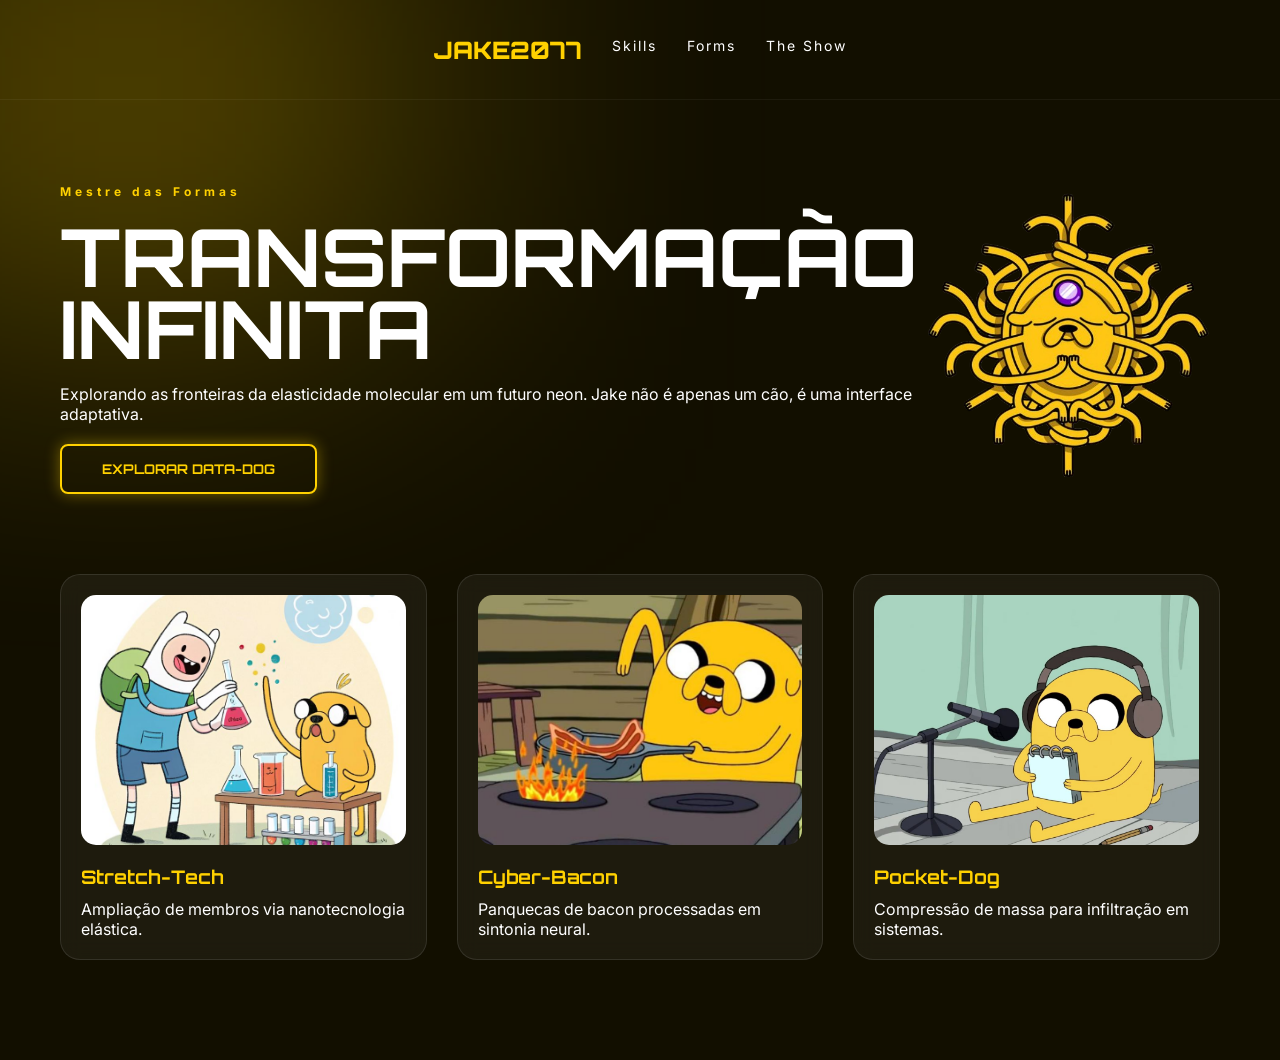
<file: index.html>
<!DOCTYPE html>
<html lang="pt-br">
<head>
    <meta charset="UTF-8">
    <meta name="viewport" content="width=device-width, initial-scale=1.0">
    <meta name="author" content="Iago da Silva Cruz">
    <title>Jake the Dog | Cyber-OOO Edition</title>
    <link href="https://fonts.googleapis.com/css2?family=Orbitron:wght@400;900&family=Inter:wght@300;600&display=swap" rel="stylesheet">
    <link rel="stylesheet" href="./css/style.css">
</head>
<body>

    <div class="glow-bg"></div>

    <header>
        <nav class="container">
            <ul>
                <div class="logo">JAKE<span>2077</span></div>
                <li><a href="#">Skills</a></li>
                <li><a href="#">Forms</a></li>
                <li><a href="#">The Show</a></li>
            </ul>
        </nav>
    </header>

    <main class="container">
        <section class="hero">
            <div class="hero-content">
                <span class="tag">Mestre das Formas</span>
                <h1>TRANSFORMAÇÃO <br> <span class="glitch">INFINITA</span></h1>
                <p>Explorando as fronteiras da elasticidade molecular em um futuro neon. Jake não é apenas um cão, é uma interface adaptativa.</p>
                <br>
                <button class="btn-neon">EXPLORAR DATA-DOG</button>
            </div>
            <div class="hero-main-img">
                <img src="img/jackprincipal1.png" alt="Jake Futuristic" class="floating">
            </div>
        </section>

        <section class="grid-cards">
            <div class="card">
                <div class="card-img">
                    <img src="img/skill1.png" alt="Skill 1">
                </div>
                <div class="card-info">
                    <h3>Stretch-Tech</h3>
                    <p>Ampliação de membros via nanotecnologia elástica.</p>
                </div>
            </div>

            <div class="card">
                <div class="card-img">
                    <img src="img/skill2.png" alt="Skill 2">
                </div>
                <div class="card-info">
                    <h3>Cyber-Bacon</h3>
                    <p>Panquecas de bacon processadas em sintonia neural.</p>
                </div>
            </div>

            <div class="card">
                <div class="card-img">
                    <img src="img/skill3.png" alt="Skill 3">
                </div>
                <div class="card-info">
                    <h3>Pocket-Dog</h3>
                    <p>Compressão de massa para infiltração em sistemas.</p>
                </div>
            </div>
        </section>
    </main>

</body>
</html>
</file>
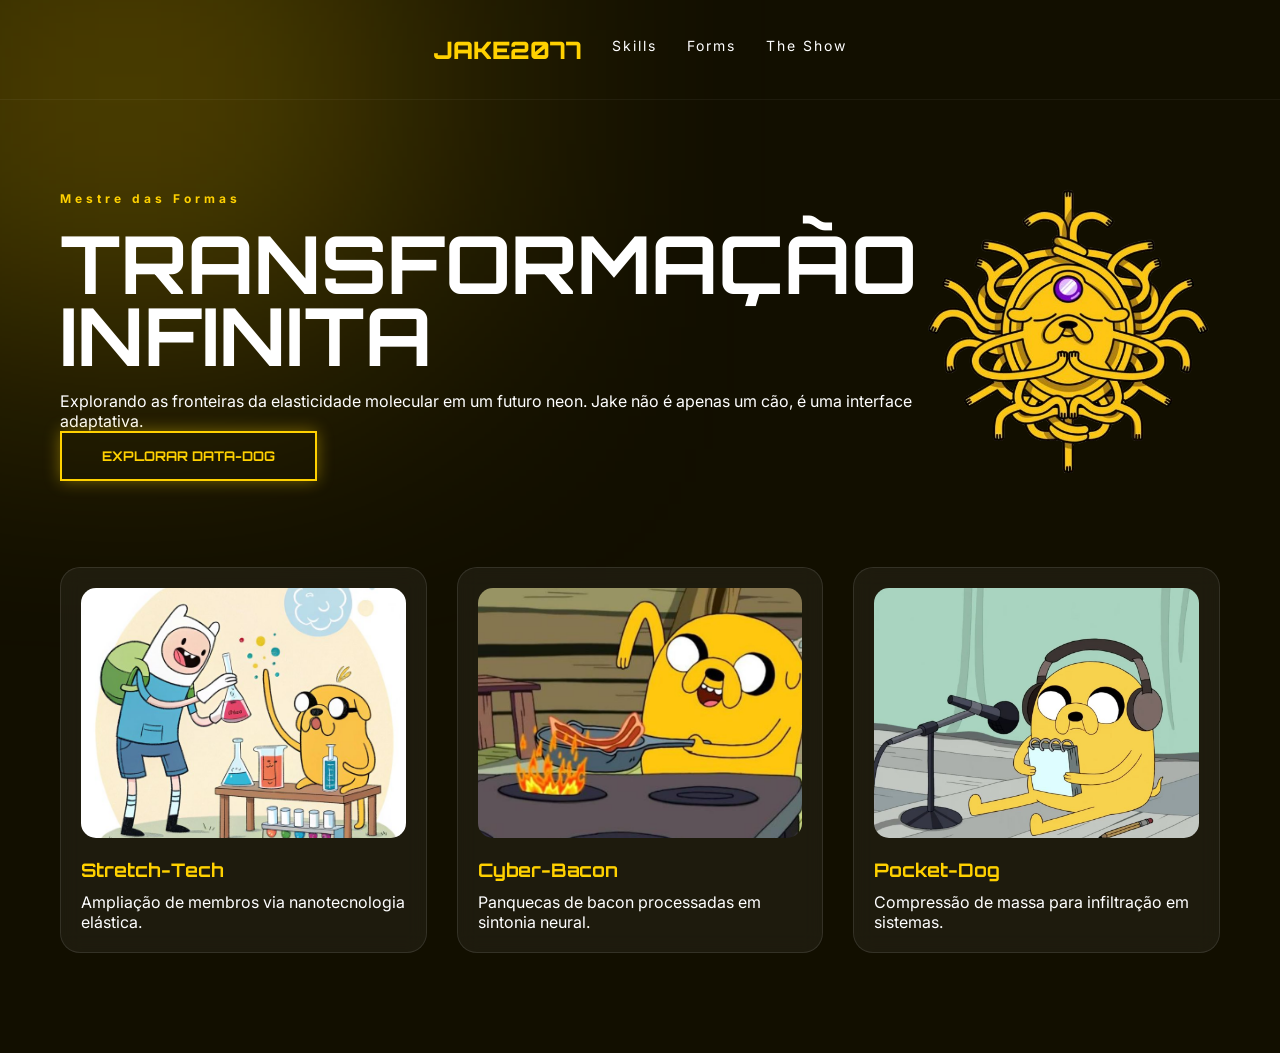
<file: Jack LandingPage/index.html>
<!DOCTYPE html>
<html lang="pt-br">
<head>
    <meta charset="UTF-8">
    <meta name="viewport" content="width=device-width, initial-scale=1.0">
    <meta name="author" content="Iago da Silva Cruz">
    <title>Jake the Dog | Cyber-OOO Edition</title>
    <link href="https://fonts.googleapis.com/css2?family=Orbitron:wght@400;900&family=Inter:wght@300;600&display=swap" rel="stylesheet">
    <link rel="stylesheet" href="./css/style.css">
</head>
<body>

    <div class="glow-bg"></div>

    <header>
        <nav class="container">
            <ul>
                <div class="logo">JAKE<span>2077</span></div>
                <li><a href="#">Skills</a></li>
                <li><a href="#">Forms</a></li>
                <li><a href="#">The Show</a></li>
            </ul>
        </nav>
    </header>

    <main class="container">
        <section class="hero">
            <div class="hero-content">
                <span class="tag">Mestre das Formas</span>
                <h1>TRANSFORMAÇÃO <br> <span class="glitch">INFINITA</span></h1>
                <p>Explorando as fronteiras da elasticidade molecular em um futuro neon. Jake não é apenas um cão, é uma interface adaptativa.</p>
                <button class="btn-neon">EXPLORAR DATA-DOG</button>
            </div>
            <div class="hero-main-img">
                <img src="img/jackprincipal1.png" alt="Jake Futuristic" class="floating">
            </div>
        </section>

        <section class="grid-cards">
            <div class="card">
                <div class="card-img">
                    <img src="img/skill1.png" alt="Skill 1">
                </div>
                <div class="card-info">
                    <h3>Stretch-Tech</h3>
                    <p>Ampliação de membros via nanotecnologia elástica.</p>
                </div>
            </div>

            <div class="card">
                <div class="card-img">
                    <img src="img/skill2.png" alt="Skill 2">
                </div>
                <div class="card-info">
                    <h3>Cyber-Bacon</h3>
                    <p>Panquecas de bacon processadas em sintonia neural.</p>
                </div>
            </div>

            <div class="card">
                <div class="card-img">
                    <img src="img/skill3.png" alt="Skill 3">
                </div>
                <div class="card-info">
                    <h3>Pocket-Dog</h3>
                    <p>Compressão de massa para infiltração em sistemas.</p>
                </div>
            </div>
        </section>
    </main>

</body>
</html>
</file>
<file: css/style.css>
:root {
    --jake-yellow: #FFD100;
    --jake-dark: #120F00;
    --neon-glow: rgba(255, 209, 0, 0.4);
    --glass: rgba(255, 255, 255, 0.05);
}

* { margin: 0; padding: 0; box-sizing: border-box; }

body {
    background-color: var(--jake-dark);
    color: white;
    font-family: 'Inter', sans-serif;
    overflow-x: hidden;
}

.container {
    max-width: 1200px;
    margin: 0 auto;
    padding: 0 20px;
}

/* Background Glow */
.glow-bg {
    position: fixed;
    top: -10%; left: -10%;
    width: 40%; height: 40%;
    background: var(--neon-glow);
    filter: blur(150px);
    z-index: -1;
}

header {
    height: 100px;
    display: flex;
    align-items: center;
    border-bottom: 1px solid var(--glass);
    justify-content: center; /* Centraliza o conjunto todo no meio da tela */
    gap: 50px;              /* Espaço entre o Logo e o Menu */
}

.flex-nav { display: flex; justify-content: space-between; align-items: center; }

.logo {
    font-family: 'Orbitron', sans-serif;
    font-size: 24px;
    font-weight: 900;
    color: var(--jake-yellow);
}

nav ul { display: flex; list-style: none; }
nav ul li a {
    color: white;
    text-decoration: none;
    margin-left: 30px;
    font-size: 14px;
    letter-spacing: 2px;
    transition: 0.3s;
}

nav ul li a:hover { color: var(--jake-yellow); text-shadow: 0 0 10px var(--jake-yellow); }

/* Hero */
.hero {
    display: grid;
    grid-template-columns: 1fr 1fr;
    align-items: center;
    padding: 80px 0;
}

.hero-content h1 {
    font-family: 'Orbitron', sans-serif;
    font-size: 80px;
    line-height: 0.9;
    margin: 20px 0;
}

.tag {
    color: var(--jake-yellow);
    font-weight: bold;
    letter-spacing: 4px;
    font-size: 12px;
}

.btn-neon {
    background: transparent;
    border: 2px solid var(--jake-yellow);
    color: var(--jake-yellow);
    padding: 15px 40px;
    font-family: 'Orbitron', sans-serif;
    font-weight: bold;
    cursor: pointer;
    box-shadow: 0 0 15px var(--neon-glow);
    transition: 0.3s;
    border-radius: 8px;
}

.btn-neon:hover {
    background: var(--jake-yellow);
    color: var(--jake-dark);
}

/* Cards Section */
.grid-cards {
    display: grid;
    grid-template-columns: repeat(3, 1fr);
    gap: 30px;
    padding-bottom: 100px;
}

.card {
    background: var(--glass);
    border: 1px solid rgba(255,255,255,0.1);
    border-radius: 20px;
    padding: 20px;
    backdrop-filter: blur(10px);
    transition: 0.4s;
}

.card:hover {
    transform: translateY(-10px);
    border-color: var(--jake-yellow);
}

.card-img {
    width: 100%;
    height: 250px;
    background: rgba(0,0,0,0.2);
    border-radius: 15px;
    margin-bottom: 20px;
    overflow: hidden;
}

.card-img img {
    width: 100%;
    height: 100%;
    object-fit: cover;
}

.card-info h3 {
    font-family: 'Orbitron', sans-serif;
    color: var(--jake-yellow);
    margin-bottom: 10px;
}

/* Animations */
.floating {
    animation: float 6s ease-in-out infinite;
    width: 100%;
}

@keyframes float {
    0% { transform: translateY(0px); }
    50% { transform: translateY(-30px); }
    100% { transform: translateY(0px); }
}
</file>
<file: Jack LandingPage/css/style.css>
:root {
    --jake-yellow: #FFD100;
    --jake-dark: #120F00;
    --neon-glow: rgba(255, 209, 0, 0.4);
    --glass: rgba(255, 255, 255, 0.05);
}

* { margin: 0; padding: 0; box-sizing: border-box; }

body {
    background-color: var(--jake-dark);
    color: white;
    font-family: 'Inter', sans-serif;
    overflow-x: hidden;
}

.container {
    max-width: 1200px;
    margin: 0 auto;
    padding: 0 20px;
}

/* Background Glow */
.glow-bg {
    position: fixed;
    top: -10%; left: -10%;
    width: 40%; height: 40%;
    background: var(--neon-glow);
    filter: blur(150px);
    z-index: -1;
}

header {
    height: 100px;
    display: flex;
    align-items: center;
    border-bottom: 1px solid var(--glass);
    justify-content: center; /* Centraliza o conjunto todo no meio da tela */
    gap: 50px;              /* Espaço entre o Logo e o Menu */
}

.flex-nav { display: flex; justify-content: space-between; align-items: center; }

.logo {
    font-family: 'Orbitron', sans-serif;
    font-size: 24px;
    font-weight: 900;
    color: var(--jake-yellow);
}

nav ul { display: flex; list-style: none; }
nav ul li a {
    color: white;
    text-decoration: none;
    margin-left: 30px;
    font-size: 14px;
    letter-spacing: 2px;
    transition: 0.3s;
}

nav ul li a:hover { color: var(--jake-yellow); text-shadow: 0 0 10px var(--jake-yellow); }

/* Hero */
.hero {
    display: grid;
    grid-template-columns: 1fr 1fr;
    align-items: center;
    padding: 80px 0;
}

.hero-content h1 {
    font-family: 'Orbitron', sans-serif;
    font-size: 80px;
    line-height: 0.9;
    margin: 20px 0;
}

.tag {
    color: var(--jake-yellow);
    font-weight: bold;
    letter-spacing: 4px;
    font-size: 12px;
}

.btn-neon {
    background: transparent;
    border: 2px solid var(--jake-yellow);
    color: var(--jake-yellow);
    padding: 15px 40px;
    font-family: 'Orbitron', sans-serif;
    font-weight: bold;
    cursor: pointer;
    box-shadow: 0 0 15px var(--neon-glow);
    transition: 0.3s;
}

.btn-neon:hover {
    background: var(--jake-yellow);
    color: var(--jake-dark);
}

/* Cards Section */
.grid-cards {
    display: grid;
    grid-template-columns: repeat(3, 1fr);
    gap: 30px;
    padding-bottom: 100px;
}

.card {
    background: var(--glass);
    border: 1px solid rgba(255,255,255,0.1);
    border-radius: 20px;
    padding: 20px;
    backdrop-filter: blur(10px);
    transition: 0.4s;
}

.card:hover {
    transform: translateY(-10px);
    border-color: var(--jake-yellow);
}

.card-img {
    width: 100%;
    height: 250px;
    background: rgba(0,0,0,0.2);
    border-radius: 15px;
    margin-bottom: 20px;
    overflow: hidden;
}

.card-img img {
    width: 100%;
    height: 100%;
    object-fit: cover;
}

.card-info h3 {
    font-family: 'Orbitron', sans-serif;
    color: var(--jake-yellow);
    margin-bottom: 10px;
}

/* Animations */
.floating {
    animation: float 6s ease-in-out infinite;
    width: 100%;
}

@keyframes float {
    0% { transform: translateY(0px); }
    50% { transform: translateY(-30px); }
    100% { transform: translateY(0px); }
}
</file>
